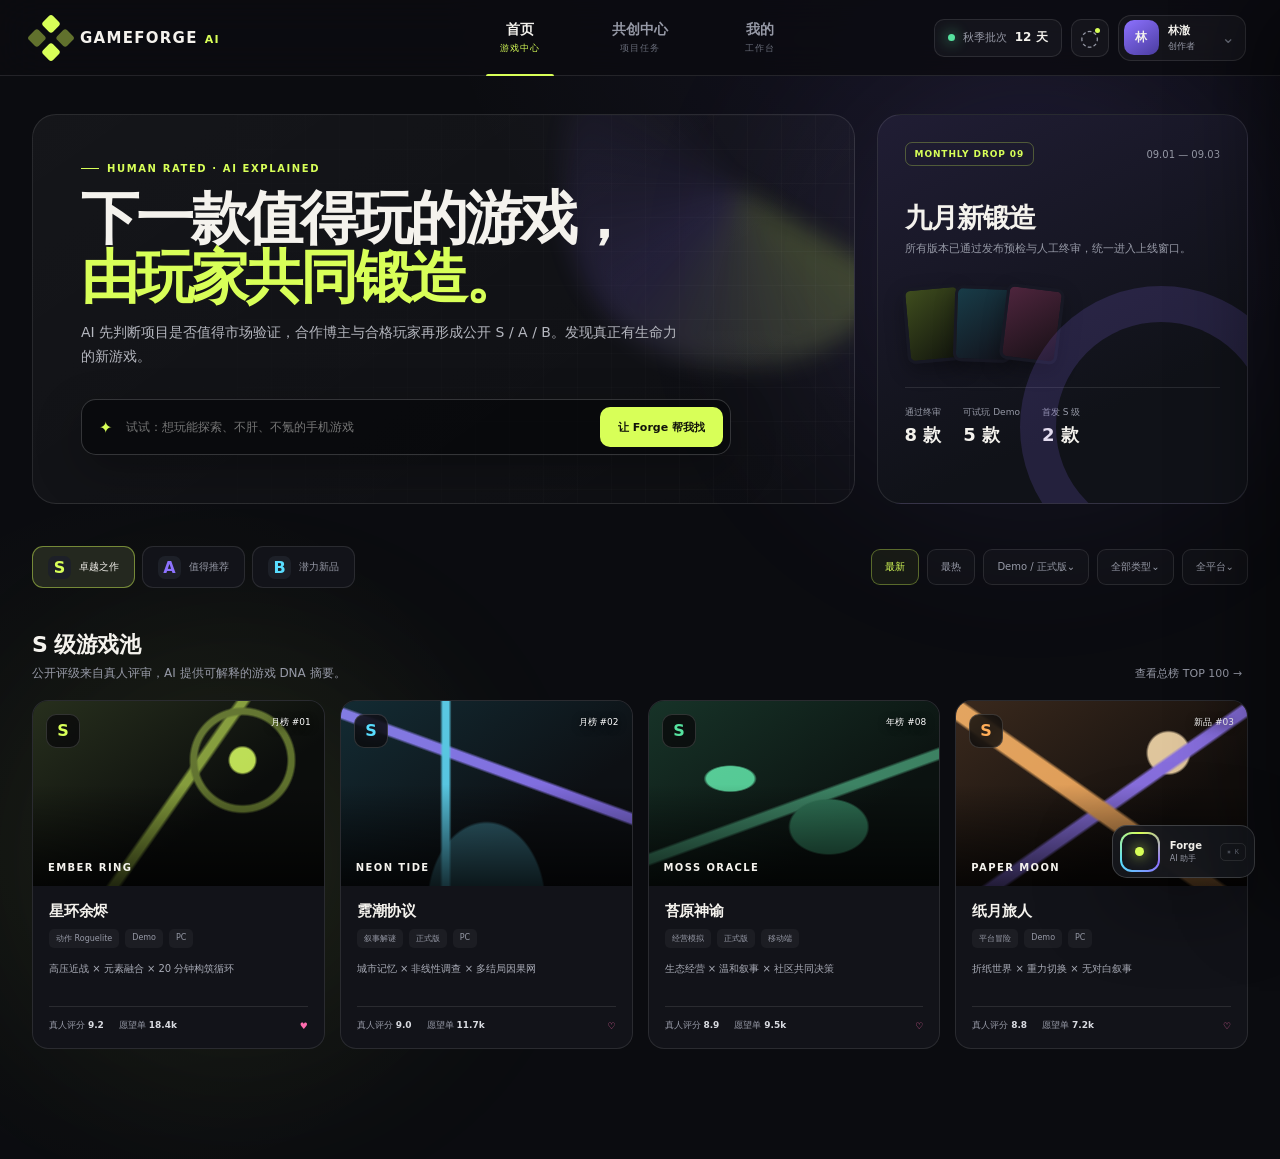
<file: index.html>
<!doctype html>
<html lang="zh-CN">
  <head>
    <meta charset="UTF-8" />
    <meta name="viewport" content="width=device-width, initial-scale=1.0" />
    <meta
      name="description"
      content="GameForge AI：AI时代的游戏项目筛选、共创与发行支持平台原型"
    />
    <title>GameForge AI · 平台原型</title>
    <link rel="icon" href="data:image/svg+xml,<svg xmlns=%22http://www.w3.org/2000/svg%22 viewBox=%220 0 64 64%22><rect width=%2264%22 height=%2264%22 rx=%2214%22 fill=%22%23121619%22/><path d=%22M14 14h16v16H14zm20 0h16v16H34zM14 34h16v16H14zm20 0h16v16H34z%22 fill=%22%23d8ff58%22/></svg>" />
    <link rel="stylesheet" href="./styles.css" />
  </head>
  <body>
    <div class="ambient ambient-a"></div>
    <div class="ambient ambient-b"></div>

    <header class="topbar">
      <button class="brand" data-action="navigate" data-view="home" aria-label="返回首页">
        <span class="brand-mark" aria-hidden="true">
          <i></i><i></i><i></i><i></i>
        </span>
        <span class="brand-copy">
          <strong>GAMEFORGE</strong>
          <small>AI</small>
        </span>
      </button>

      <nav class="main-nav" aria-label="主导航">
        <button class="nav-item active" data-action="navigate" data-view="home">
          <span>首页</span><small>游戏中心</small>
        </button>
        <button class="nav-item" data-action="navigate" data-view="cocreate">
          <span>共创中心</span><small>项目任务</small>
        </button>
        <button class="nav-item" data-action="navigate" data-view="mine">
          <span>我的</span><small>工作台</small>
        </button>
      </nav>

      <div class="top-actions">
        <button class="release-countdown" data-action="open-release-batch">
          <span class="status-dot"></span>
          <span>秋季批次</span>
          <strong>12 天</strong>
        </button>
        <button class="icon-button" data-action="toggle-notifications" aria-label="通知">
          <span class="bell-icon">◌</span><i class="notification-dot"></i>
        </button>
        <button class="profile-button" data-action="cycle-role">
          <span class="avatar">林</span>
          <span class="profile-copy"><strong>林澈</strong><small id="active-role">创作者</small></span>
          <span class="chevron">⌄</span>
        </button>
      </div>
    </header>

    <main id="app" tabindex="-1"></main>

    <button class="ai-fab" data-action="toggle-ai" aria-label="打开 Forge AI 助手">
      <span class="ai-orb"><i></i></span>
      <span><strong>Forge</strong><small>AI 助手</small></span>
      <kbd>⌘ K</kbd>
    </button>

    <aside class="ai-drawer" id="ai-drawer" aria-hidden="true">
      <div class="drawer-head">
        <div class="drawer-title">
          <span class="ai-orb small"><i></i></span>
          <span><strong>Forge</strong><small>理解你的项目与授权数据</small></span>
        </div>
        <button class="close-button" data-action="toggle-ai" aria-label="关闭">×</button>
      </div>
      <div class="ai-context" id="ai-context">
        <span>当前上下文</span><strong>游戏中心</strong><small>仅使用公开游戏数据</small>
      </div>
      <div class="chat-stream" id="chat-stream">
        <div class="chat-message assistant">
          <span class="chat-avatar">F</span>
          <div>
            <p>你好，林澈。我可以帮你找游戏、分析项目、匹配人才，或解释 Agent 报告。</p>
            <div class="prompt-suggestions">
              <button data-action="use-prompt">找不肝不氪的探索游戏</button>
              <button data-action="use-prompt">分析《星环余烬》的发布风险</button>
              <button data-action="use-prompt">匹配 Unity 战斗系统人才</button>
            </div>
          </div>
        </div>
      </div>
      <form class="chat-composer" id="chat-form">
        <button type="button" class="attach-button" aria-label="添加资料">＋</button>
        <textarea id="chat-input" rows="1" placeholder="用自然语言告诉 Forge 你想做什么…"></textarea>
        <button type="submit" class="send-button" aria-label="发送">↑</button>
      </form>
      <p class="ai-disclaimer">AI 生成内容会被标记。合同、资金与发布等关键动作仍需你明确确认。</p>
    </aside>

    <div class="drawer-backdrop" id="drawer-backdrop" data-action="toggle-ai"></div>
    <div class="modal-root" id="modal-root" aria-live="polite"></div>
    <div class="toast-root" id="toast-root" aria-live="polite"></div>

    <script src="./app.js"></script>
  </body>
</html>
</file>
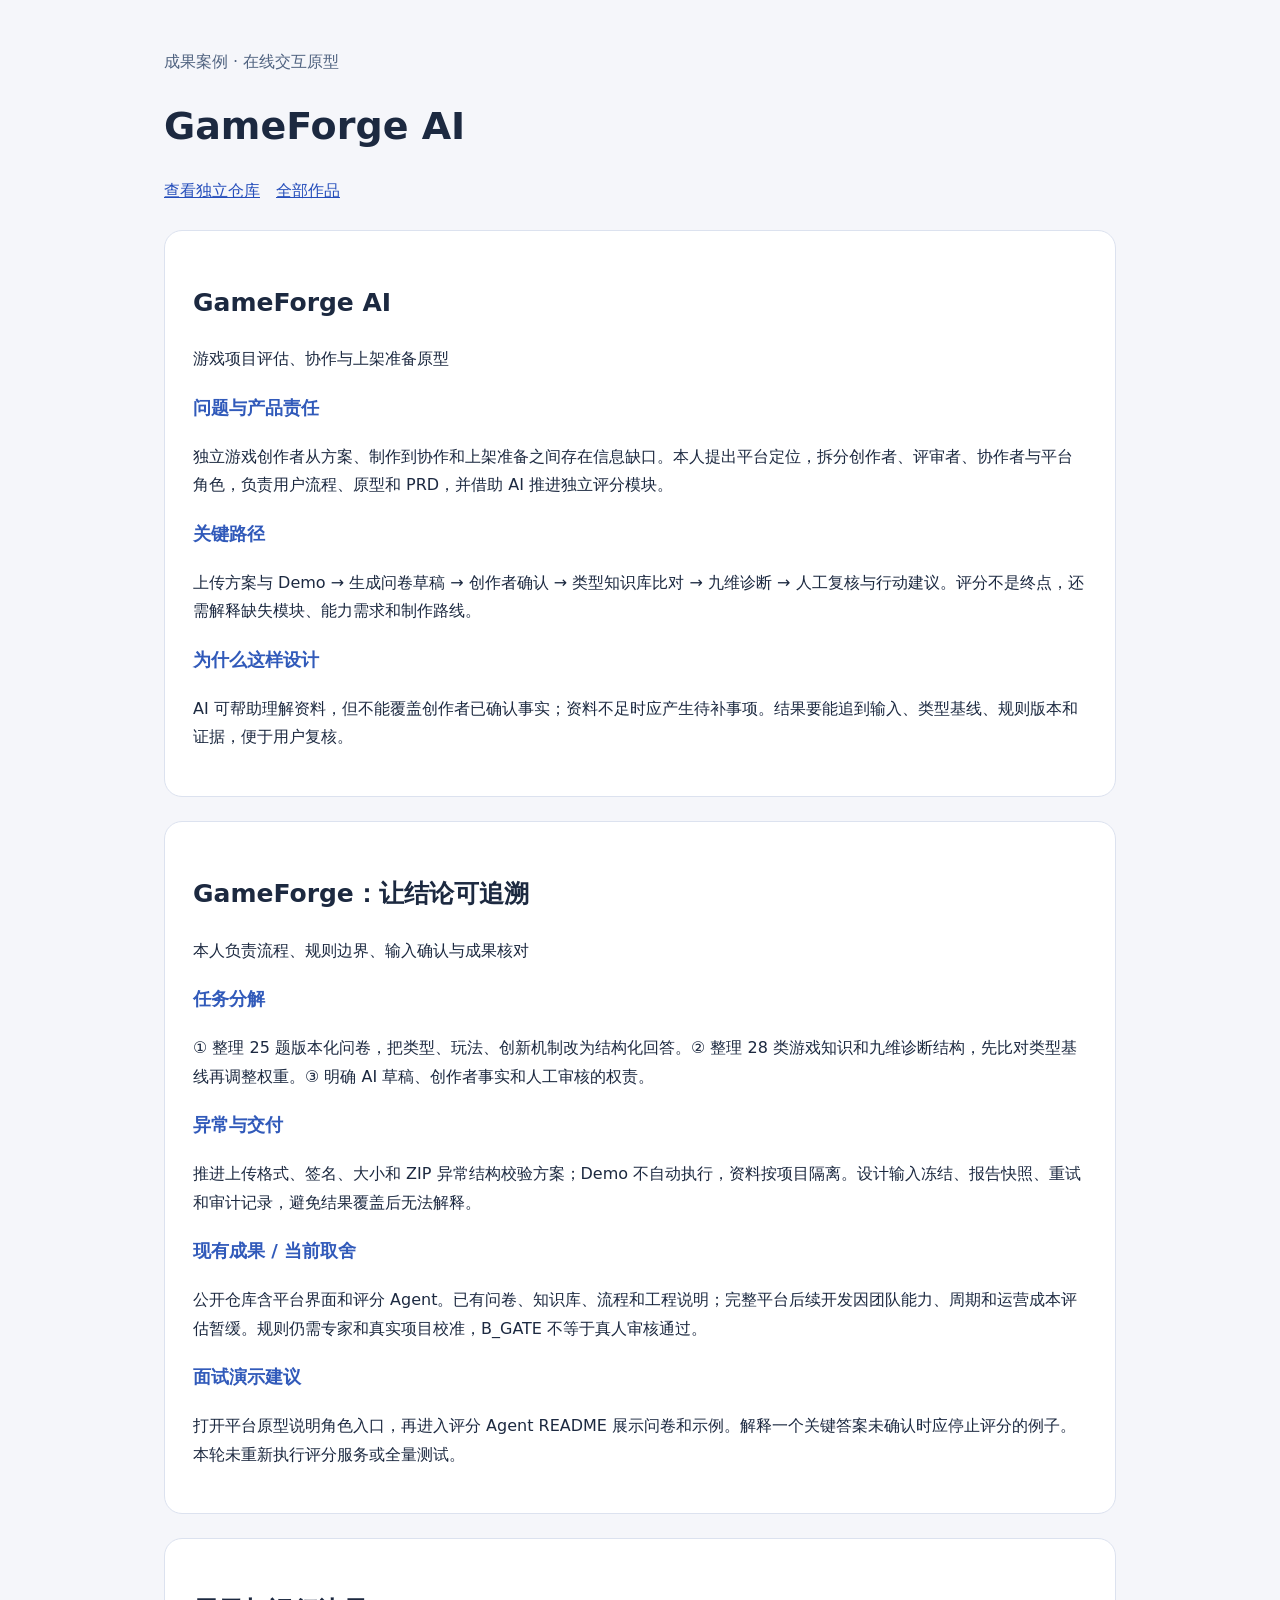
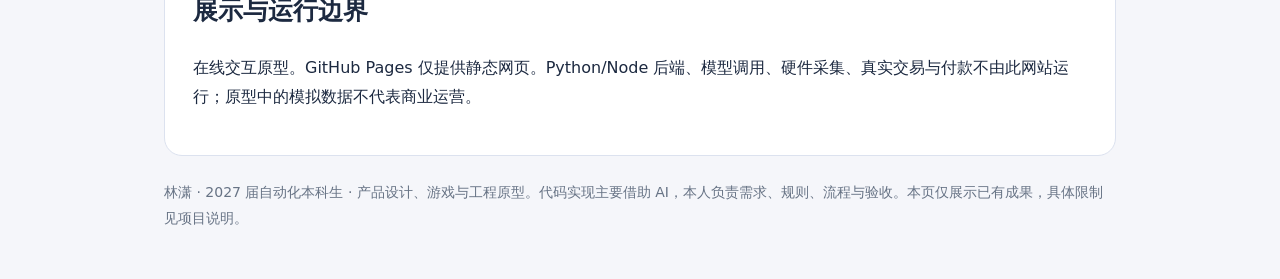
<file: showcase/index.html>
<!doctype html><html lang="zh-CN"><meta charset="utf-8"><meta name="viewport" content="width=device-width,initial-scale=1"><title>GameForge AI · 林潇作品集</title><style>*{box-sizing:border-box}body{margin:0;background:#f5f6fa;color:#1c2940;font:16px/1.8 system-ui,"Microsoft YaHei",sans-serif}main{max-width:1000px;margin:auto;padding:48px 24px}h1{font-size:38px;line-height:1.3}h2{font-size:25px}h3{font-size:18px;color:#315aba}article{background:white;padding:28px;margin:24px 0;border-radius:18px;border:1px solid #dce2ef}p{white-space:pre-line}a{color:#254ebb}nav{display:flex;gap:16px;flex-wrap:wrap}.badge{color:#506380}footer{font-size:14px;color:#677385}img{max-width:100%}</style><main><span class="badge">成果案例 · 在线交互原型</span><h1>GameForge AI</h1><nav><a href="https://github.com/lx1454641058-source/gameforge-ai-prototype">查看独立仓库</a><a href="https://lx1454641058-source.github.io/lin-xiao-portfolio/">全部作品</a></nav><article><h2>GameForge AI</h2><p>游戏项目评估、协作与上架准备原型</p><h3>问题与产品责任</h3><p>独立游戏创作者从方案、制作到协作和上架准备之间存在信息缺口。本人提出平台定位，拆分创作者、评审者、协作者与平台角色，负责用户流程、原型和 PRD，并借助 AI 推进独立评分模块。</p><h3>关键路径</h3><p>上传方案与 Demo → 生成问卷草稿 → 创作者确认 → 类型知识库比对 → 九维诊断 → 人工复核与行动建议。评分不是终点，还需解释缺失模块、能力需求和制作路线。</p><h3>为什么这样设计</h3><p>AI 可帮助理解资料，但不能覆盖创作者已确认事实；资料不足时应产生待补事项。结果要能追到输入、类型基线、规则版本和证据，便于用户复核。</p></article><article><h2>GameForge：让结论可追溯</h2><p>本人负责流程、规则边界、输入确认与成果核对</p><h3>任务分解</h3><p>① 整理 25 题版本化问卷，把类型、玩法、创新机制改为结构化回答。② 整理 28 类游戏知识和九维诊断结构，先比对类型基线再调整权重。③ 明确 AI 草稿、创作者事实和人工审核的权责。</p><h3>异常与交付</h3><p>推进上传格式、签名、大小和 ZIP 异常结构校验方案；Demo 不自动执行，资料按项目隔离。设计输入冻结、报告快照、重试和审计记录，避免结果覆盖后无法解释。</p><h3>现有成果 / 当前取舍</h3><p>公开仓库含平台界面和评分 Agent。已有问卷、知识库、流程和工程说明；完整平台后续开发因团队能力、周期和运营成本评估暂缓。规则仍需专家和真实项目校准，B_GATE 不等于真人审核通过。</p><h3>面试演示建议</h3><p>打开平台原型说明角色入口，再进入评分 Agent README 展示问卷和示例。解释一个关键答案未确认时应停止评分的例子。本轮未重新执行评分服务或全量测试。</p></article><article><h2>展示与运行边界</h2><p>在线交互原型。GitHub Pages 仅提供静态网页。Python/Node 后端、模型调用、硬件采集、真实交易与付款不由此网站运行；原型中的模拟数据不代表商业运营。</p></article><footer>林潇 · 2027 届自动化本科生 · 产品设计、游戏与工程原型。代码实现主要借助 AI，本人负责需求、规则、流程与验收。本页仅展示已有成果，具体限制见项目说明。</footer></main></html>
</file>
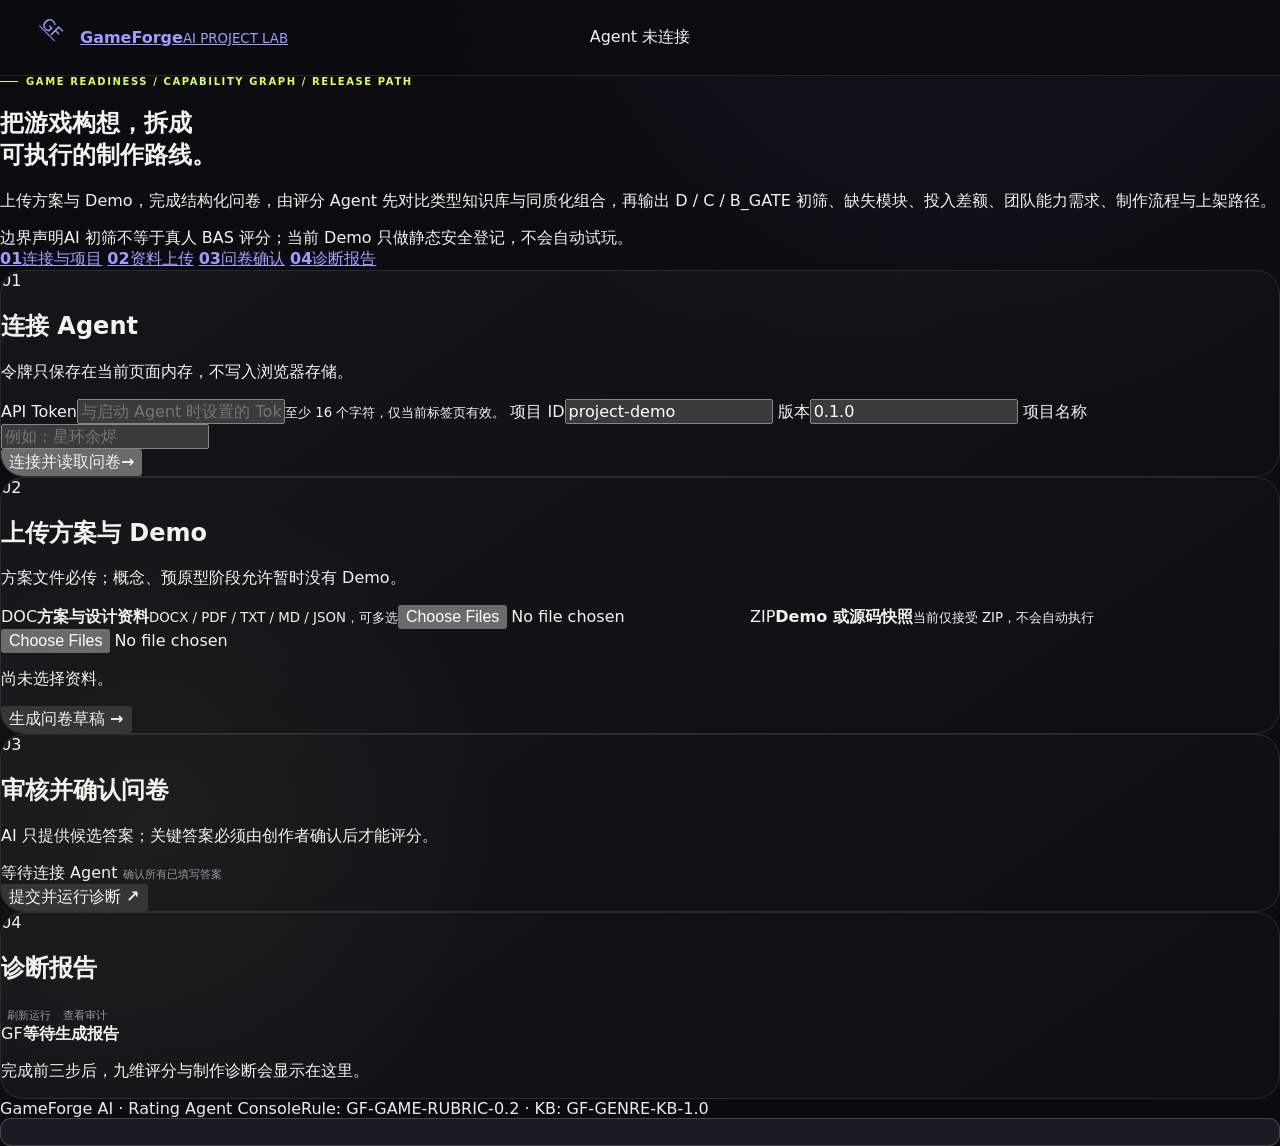
<file: game-rating-agent/game_rating_agent/frontend/index.html>
<!doctype html> <!-- SPDX-License-Identifier: MIT | 声明 HTML5 文档。 -->
<html lang="zh-CN"> <!-- SPDX-License-Identifier: MIT | 设置简体中文页面语言。 -->
<head> <!-- SPDX-License-Identifier: MIT | 开始页面元数据。 -->
    <meta charset="utf-8"> <!-- SPDX-License-Identifier: MIT | 使用 UTF-8 编码。 -->
    <meta name="viewport" content="width=device-width, initial-scale=1"> <!-- SPDX-License-Identifier: MIT | 支持移动端响应式布局。 -->
    <meta name="color-scheme" content="dark"> <!-- SPDX-License-Identifier: MIT | 声明界面使用深色配色。 -->
    <title>GameForge · 游戏项目诊断台</title> <!-- SPDX-License-Identifier: MIT | 设置浏览器标题。 -->
    <link rel="icon" href="data:image/svg+xml,%3Csvg xmlns='http://www.w3.org/2000/svg' viewBox='0 0 64 64'%3E%3Crect width='64' height='64' rx='14' fill='%23c7ff59'/%3E%3Ctext x='32' y='40' text-anchor='middle' font-size='23' font-family='Arial' font-weight='900' fill='%2308100f'%3EGF%3C/text%3E%3C/svg%3E"> <!-- SPDX-License-Identifier: MIT | 使用内嵌品牌图标避免额外网络请求。 -->
    <link rel="stylesheet" href="/styles.css"> <!-- SPDX-License-Identifier: MIT | 加载同源界面样式。 -->
</head> <!-- SPDX-License-Identifier: MIT | 结束页面元数据。 -->
<body> <!-- SPDX-License-Identifier: MIT | 开始页面主体。 -->
    <div class="ambient ambient-one" aria-hidden="true"></div> <!-- SPDX-License-Identifier: MIT | 添加纯装饰背景光晕。 -->
    <div class="ambient ambient-two" aria-hidden="true"></div> <!-- SPDX-License-Identifier: MIT | 添加第二层纯装饰背景。 -->
    <header class="topbar"> <!-- SPDX-License-Identifier: MIT | 创建全局品牌与连接状态栏。 -->
        <a class="brand" href="#top" aria-label="GameForge 首页"> <!-- SPDX-License-Identifier: MIT | 提供可访问的品牌首页链接。 -->
            <span class="brand-mark" aria-hidden="true">GF</span> <!-- SPDX-License-Identifier: MIT | 显示品牌缩写图形。 -->
            <span><strong>GameForge</strong><small>AI PROJECT LAB</small></span> <!-- SPDX-License-Identifier: MIT | 显示产品名称与定位。 -->
        </a> <!-- SPDX-License-Identifier: MIT | 结束品牌链接。 -->
        <div class="connection-pill" id="connectionPill"><span class="signal"></span><span id="connectionText">Agent 未连接</span></div> <!-- SPDX-License-Identifier: MIT | 显示实时连接状态。 -->
    </header> <!-- SPDX-License-Identifier: MIT | 结束全局状态栏。 -->
    <main id="top"> <!-- SPDX-License-Identifier: MIT | 创建页面主要内容。 -->
        <section class="hero"> <!-- SPDX-License-Identifier: MIT | 创建产品介绍区域。 -->
            <div class="eyebrow">GAME READINESS / CAPABILITY GRAPH / RELEASE PATH</div> <!-- SPDX-License-Identifier: MIT | 展示诊断范围标签。 -->
            <h1>把游戏构想，拆成<br><span>可执行的制作路线。</span></h1> <!-- SPDX-License-Identifier: MIT | 展示主要价值主张。 -->
            <p>上传方案与 Demo，完成结构化问卷，由评分 Agent 先对比类型知识库与同质化组合，再输出 D / C / B_GATE 初筛、缺失模块、投入差额、团队能力需求、制作流程与上架路径。</p> <!-- SPDX-License-Identifier: MIT | 解释知识库比对在评分前执行的完整业务流程。 -->
            <div class="boundary"><span>边界声明</span>AI 初筛不等于真人 BAS 评分；当前 Demo 只做静态安全登记，不会自动试玩。</div> <!-- SPDX-License-Identifier: MIT | 明示评分能力边界。 -->
        </section> <!-- SPDX-License-Identifier: MIT | 结束产品介绍区域。 -->
        <nav class="steps" aria-label="诊断流程"> <!-- SPDX-License-Identifier: MIT | 创建流程步骤导航。 -->
            <a href="#connect" class="step active"><b>01</b><span>连接与项目</span></a> <!-- SPDX-License-Identifier: MIT | 链接连接配置步骤。 -->
            <a href="#upload" class="step"><b>02</b><span>资料上传</span></a> <!-- SPDX-License-Identifier: MIT | 链接资料上传步骤。 -->
            <a href="#questionnaire" class="step"><b>03</b><span>问卷确认</span></a> <!-- SPDX-License-Identifier: MIT | 链接问卷确认步骤。 -->
            <a href="#report" class="step"><b>04</b><span>诊断报告</span></a> <!-- SPDX-License-Identifier: MIT | 链接诊断报告步骤。 -->
        </nav> <!-- SPDX-License-Identifier: MIT | 结束流程导航。 -->
        <section class="workspace"> <!-- SPDX-License-Identifier: MIT | 创建主要操作工作台。 -->
            <article class="panel" id="connect"> <!-- SPDX-License-Identifier: MIT | 创建连接和项目配置面板。 -->
                <div class="panel-head"><div><span class="section-index">01</span><h2>连接 Agent</h2></div><p>令牌只保存在当前页面内存，不写入浏览器存储。</p></div> <!-- SPDX-License-Identifier: MIT | 展示连接面板标题和安全提示。 -->
                <form id="connectionForm" class="form-grid" autocomplete="off"> <!-- SPDX-License-Identifier: MIT | 创建不保存凭据的连接表单。 -->
                    <label class="field field-wide"><span>API Token</span><input id="apiToken" type="password" minlength="16" required spellcheck="false" autocomplete="off" placeholder="与启动 Agent 时设置的 Token 一致"><small>至少 16 个字符，仅当前标签页有效。</small></label> <!-- SPDX-License-Identifier: MIT | 收集本地 Agent Bearer Token。 -->
                    <label class="field"><span>项目 ID</span><input id="projectId" required value="project-demo" spellcheck="false" autocomplete="off"></label> <!-- SPDX-License-Identifier: MIT | 收集稳定项目标识。 -->
                    <label class="field"><span>版本</span><input id="projectVersion" required value="0.1.0" spellcheck="false" autocomplete="off"></label> <!-- SPDX-License-Identifier: MIT | 收集冻结项目版本。 -->
                    <label class="field field-wide"><span>项目名称</span><input id="projectTitle" required placeholder="例如：星环余烬" autocomplete="off"></label> <!-- SPDX-License-Identifier: MIT | 收集项目展示名称。 -->
                    <div class="form-actions field-wide"><button class="button primary" type="submit"><span>连接并读取问卷</span><b aria-hidden="true">→</b></button></div> <!-- SPDX-License-Identifier: MIT | 提交连接与问卷加载请求。 -->
                </form> <!-- SPDX-License-Identifier: MIT | 结束连接表单。 -->
            </article> <!-- SPDX-License-Identifier: MIT | 结束连接配置面板。 -->
            <article class="panel locked" id="upload" aria-disabled="true"> <!-- SPDX-License-Identifier: MIT | 创建初始锁定的资料上传面板。 -->
                <div class="panel-head"><div><span class="section-index">02</span><h2>上传方案与 Demo</h2></div><p>方案文件必传；概念、预原型阶段允许暂时没有 Demo。</p></div> <!-- SPDX-License-Identifier: MIT | 展示上传规则。 -->
                <div class="upload-grid"> <!-- SPDX-License-Identifier: MIT | 创建两类上传区域。 -->
                    <label class="dropzone" for="designFiles"><span class="drop-icon" aria-hidden="true">DOC</span><strong>方案与设计资料</strong><small>DOCX / PDF / TXT / MD / JSON，可多选</small><input id="designFiles" type="file" multiple accept=".docx,.pdf,.txt,.md,.json"></label> <!-- SPDX-License-Identifier: MIT | 收集方案类文件。 -->
                    <label class="dropzone" for="demoFiles"><span class="drop-icon accent" aria-hidden="true">ZIP</span><strong>Demo 或源码快照</strong><small>当前仅接受 ZIP，不会自动执行</small><input id="demoFiles" type="file" multiple accept=".zip"></label> <!-- SPDX-License-Identifier: MIT | 收集 Demo ZIP 文件。 -->
                </div> <!-- SPDX-License-Identifier: MIT | 结束上传区域。 -->
                <div id="artifactList" class="artifact-list" aria-live="polite"><p class="empty-state">尚未选择资料。</p></div> <!-- SPDX-License-Identifier: MIT | 展示上传资料状态。 -->
                <div class="panel-actions"><button id="prefillButton" class="button secondary" type="button" disabled>生成问卷草稿 <b aria-hidden="true">→</b></button></div> <!-- SPDX-License-Identifier: MIT | 触发问卷代填。 -->
            </article> <!-- SPDX-License-Identifier: MIT | 结束资料上传面板。 -->
            <article class="panel locked" id="questionnaire" aria-disabled="true"> <!-- SPDX-License-Identifier: MIT | 创建初始锁定的动态问卷面板。 -->
                <div class="panel-head"><div><span class="section-index">03</span><h2>审核并确认问卷</h2></div><p>AI 只提供候选答案；关键答案必须由创作者确认后才能评分。</p></div> <!-- SPDX-License-Identifier: MIT | 展示问卷确认规则。 -->
                <div class="question-toolbar"><span id="questionProgress">等待连接 Agent</span><button id="confirmFilledButton" class="text-button" type="button" disabled>确认所有已填写答案</button></div> <!-- SPDX-License-Identifier: MIT | 展示问卷完成度和批量确认操作。 -->
                <form id="questionForm"><div id="questionList" class="question-list"></div></form> <!-- SPDX-License-Identifier: MIT | 承载按服务合同生成的问卷控件。 -->
                <div class="panel-actions"><button id="runButton" class="button primary" type="button" disabled>提交并运行诊断 <b aria-hidden="true">↗</b></button></div> <!-- SPDX-License-Identifier: MIT | 提交冻结问卷并执行评分。 -->
            </article> <!-- SPDX-License-Identifier: MIT | 结束问卷面板。 -->
            <article class="panel report-panel locked" id="report" aria-disabled="true"> <!-- SPDX-License-Identifier: MIT | 创建初始锁定的报告面板。 -->
                <div class="panel-head"><div><span class="section-index">04</span><h2>诊断报告</h2></div><div class="report-actions"><button id="refreshButton" class="text-button" type="button" disabled>刷新运行</button><button id="auditButton" class="text-button" type="button" disabled>查看审计</button></div></div> <!-- SPDX-License-Identifier: MIT | 展示报告标题和运行操作。 -->
                <div id="reportContent" class="report-content"><div class="report-placeholder"><span>GF</span><strong>等待生成报告</strong><p>完成前三步后，九维评分与制作诊断会显示在这里。</p></div></div> <!-- SPDX-License-Identifier: MIT | 提供报告初始占位状态。 -->
            </article> <!-- SPDX-License-Identifier: MIT | 结束报告面板。 -->
        </section> <!-- SPDX-License-Identifier: MIT | 结束主要操作工作台。 -->
    </main> <!-- SPDX-License-Identifier: MIT | 结束页面主要内容。 -->
    <footer><span>GameForge AI · Rating Agent Console</span><span>Rule: GF-GAME-RUBRIC-0.2 · KB: GF-GENRE-KB-1.0</span></footer> <!-- SPDX-License-Identifier: MIT | 展示前后端一致的规则与知识库版本。 -->
    <div id="toast" class="toast" role="status" aria-live="polite" aria-atomic="true"></div> <!-- SPDX-License-Identifier: MIT | 向辅助技术播报异步操作状态。 -->
    <dialog id="auditDialog"><div class="dialog-head"><div><span class="section-index">LOG</span><h2>运行审计</h2></div><button id="closeAuditButton" class="icon-button" type="button" aria-label="关闭审计窗口">×</button></div><div id="auditContent" class="audit-content"></div></dialog> <!-- SPDX-License-Identifier: MIT | 展示追加式运行审计记录。 -->
    <script src="/app.js" defer></script> <!-- SPDX-License-Identifier: MIT | 加载同源前端交互逻辑。 -->
</body> <!-- SPDX-License-Identifier: MIT | 结束页面主体。 -->
</html> <!-- SPDX-License-Identifier: MIT | 结束 HTML 文档。 -->
</file>
<file: styles.css>
:root {
  --bg: #0b0c10;
  --panel: #121319;
  --panel-2: #171920;
  --panel-3: #1d2028;
  --ink: #f4f2ed;
  --muted: #9699a6;
  --subtle: #676b78;
  --line: rgba(255, 255, 255, 0.1);
  --line-strong: rgba(255, 255, 255, 0.18);
  --acid: #d8ff58;
  --violet: #8d72ff;
  --cyan: #59ddff;
  --pink: #ff6cae;
  --orange: #ffad58;
  --green: #56e29f;
  --danger: #ff6b70;
  --radius-sm: 10px;
  --radius: 16px;
  --radius-lg: 24px;
  --shadow: 0 24px 80px rgba(0, 0, 0, 0.38);
  --sans: Inter, "PingFang SC", "Microsoft YaHei", system-ui, -apple-system, sans-serif;
}

* { box-sizing: border-box; }
html { color-scheme: dark; scroll-behavior: smooth; }
body {
  margin: 0;
  min-width: 320px;
  background:
    radial-gradient(circle at 75% -10%, rgba(141, 114, 255, 0.08), transparent 34%),
    radial-gradient(circle at 12% 72%, rgba(216, 255, 88, 0.045), transparent 25%),
    var(--bg);
  color: var(--ink);
  font-family: var(--sans);
  -webkit-font-smoothing: antialiased;
}
button, input, textarea { font: inherit; }
button { color: inherit; }
button:focus-visible, input:focus-visible, textarea:focus-visible {
  outline: 2px solid var(--acid);
  outline-offset: 2px;
}

.ambient {
  position: fixed;
  z-index: -1;
  width: 420px;
  height: 420px;
  border-radius: 50%;
  filter: blur(110px);
  opacity: .12;
  pointer-events: none;
}
.ambient-a { top: 7vh; right: 3vw; background: var(--violet); }
.ambient-b { bottom: -170px; left: 2vw; background: var(--acid); opacity: .06; }

.topbar {
  position: sticky;
  top: 0;
  z-index: 40;
  height: 76px;
  display: grid;
  grid-template-columns: minmax(220px, 1fr) auto minmax(320px, 1fr);
  align-items: center;
  gap: 20px;
  padding: 0 34px;
  border-bottom: 1px solid var(--line);
  background: rgba(11, 12, 16, .82);
  backdrop-filter: blur(22px) saturate(1.2);
}

.brand {
  display: inline-flex;
  align-items: center;
  gap: 12px;
  width: max-content;
  border: 0;
  background: none;
  cursor: pointer;
  padding: 0;
}
.brand-mark {
  position: relative;
  width: 34px;
  height: 34px;
  transform: rotate(45deg);
}
.brand-mark i {
  position: absolute;
  width: 14px;
  height: 14px;
  border-radius: 3px;
  background: var(--acid);
}
.brand-mark i:nth-child(1) { left: 0; top: 0; }
.brand-mark i:nth-child(2) { right: 0; top: 0; opacity: .42; }
.brand-mark i:nth-child(3) { left: 0; bottom: 0; opacity: .42; }
.brand-mark i:nth-child(4) { right: 0; bottom: 0; }
.brand-copy { display: flex; align-items: baseline; gap: 7px; letter-spacing: .08em; }
.brand-copy strong { font-size: 15px; }
.brand-copy small { color: var(--acid); font-size: 11px; font-weight: 800; }

.main-nav { display: flex; align-self: stretch; }
.nav-item {
  position: relative;
  min-width: 120px;
  padding: 0 22px;
  border: 0;
  background: none;
  color: var(--muted);
  cursor: pointer;
}
.nav-item span, .nav-item small { display: block; }
.nav-item span { font-size: 14px; font-weight: 700; }
.nav-item small { margin-top: 3px; color: var(--subtle); font-size: 9px; letter-spacing: .12em; text-transform: uppercase; }
.nav-item::after {
  content: "";
  position: absolute;
  left: 26px;
  right: 26px;
  bottom: -1px;
  height: 2px;
  border-radius: 4px 4px 0 0;
  background: var(--acid);
  transform: scaleX(0);
  transition: transform .2s ease;
}
.nav-item:hover, .nav-item.active { color: var(--ink); }
.nav-item.active small { color: var(--acid); }
.nav-item.active::after { transform: scaleX(1); }

.top-actions { justify-self: end; display: flex; align-items: center; gap: 9px; }
.release-countdown, .profile-button, .icon-button {
  border: 1px solid var(--line);
  background: rgba(255, 255, 255, .035);
  cursor: pointer;
}
.release-countdown {
  display: flex;
  align-items: center;
  gap: 8px;
  height: 38px;
  padding: 0 13px;
  border-radius: 10px;
  color: var(--muted);
  font-size: 11px;
}
.release-countdown strong { color: var(--ink); font-size: 12px; }
.status-dot { width: 7px; height: 7px; border-radius: 50%; background: var(--green); box-shadow: 0 0 14px var(--green); }
.icon-button { position: relative; width: 38px; height: 38px; border-radius: 10px; color: var(--muted); }
.notification-dot { position: absolute; top: 8px; right: 8px; width: 5px; height: 5px; background: var(--acid); border-radius: 50%; }
.bell-icon { font-size: 22px; line-height: 1; }
.profile-button { display: flex; align-items: center; gap: 9px; height: 46px; padding: 4px 10px 4px 5px; border-radius: 13px; }
.avatar { display: grid; place-items: center; width: 35px; height: 35px; border-radius: 10px; background: linear-gradient(145deg, var(--violet), #4a3ca0); font-size: 12px; font-weight: 800; }
.profile-copy { text-align: left; min-width: 45px; }
.profile-copy strong, .profile-copy small { display: block; }
.profile-copy strong { font-size: 11px; }
.profile-copy small { margin-top: 2px; color: var(--muted); font-size: 9px; }
.chevron { color: var(--subtle); }

main { min-height: calc(100vh - 76px); }
.page-shell { width: min(1440px, calc(100% - 64px)); margin: 0 auto; padding: 38px 0 110px; }
.page-enter { animation: pageEnter .42s ease both; }
@keyframes pageEnter { from { opacity: 0; transform: translateY(8px); } to { opacity: 1; transform: translateY(0); } }

.eyebrow { display: flex; align-items: center; gap: 8px; color: var(--acid); font-size: 10px; font-weight: 800; letter-spacing: .16em; text-transform: uppercase; }
.eyebrow::before { content: ""; width: 18px; height: 1px; background: currentColor; }
.page-title { margin: 10px 0 0; font-size: clamp(30px, 4vw, 56px); line-height: 1.06; letter-spacing: -.045em; }
.page-title em { color: var(--acid); font-style: normal; }
.section-heading { display: flex; align-items: end; justify-content: space-between; gap: 20px; margin: 42px 0 18px; }
.section-heading h2 { margin: 0; font-size: 22px; letter-spacing: -.025em; }
.section-heading p { margin: 5px 0 0; color: var(--muted); font-size: 12px; }
.text-button { border: 0; background: none; color: var(--muted); cursor: pointer; font-size: 11px; }
.text-button:hover { color: var(--acid); }

.home-hero {
  display: grid;
  grid-template-columns: minmax(0, 1.55fr) minmax(330px, .7fr);
  gap: 22px;
}
.hero-main, .drop-card, .panel {
  position: relative;
  overflow: hidden;
  border: 1px solid var(--line);
  background: linear-gradient(145deg, rgba(255,255,255,.045), rgba(255,255,255,.015));
  border-radius: var(--radius-lg);
}
.hero-main { min-height: 330px; padding: 48px; }
.hero-main::before {
  content: "";
  position: absolute;
  width: 350px;
  height: 350px;
  right: -60px;
  top: -100px;
  border-radius: 42% 58% 50% 50%;
  background: conic-gradient(from 120deg, rgba(216,255,88,.5), rgba(141,114,255,.35), transparent 60%);
  filter: blur(12px);
  opacity: .42;
  animation: drift 12s ease-in-out infinite alternate;
}
.hero-main::after {
  content: "";
  position: absolute;
  inset: 0;
  background-image: linear-gradient(rgba(255,255,255,.025) 1px, transparent 1px), linear-gradient(90deg, rgba(255,255,255,.025) 1px, transparent 1px);
  background-size: 34px 34px;
  mask-image: linear-gradient(90deg, transparent, black);
  pointer-events: none;
}
@keyframes drift { to { transform: translate(-30px, 40px) rotate(40deg); } }
.hero-main > * { position: relative; z-index: 1; }
.hero-main h1 { max-width: 760px; margin: 16px 0 14px; font-size: clamp(34px, 4.5vw, 62px); line-height: 1.02; letter-spacing: -.055em; }
.hero-main h1 span { color: var(--acid); }
.hero-main > p { max-width: 600px; margin: 0; color: #b5b7bf; font-size: 14px; line-height: 1.7; }
.ai-search { display: flex; align-items: center; gap: 12px; max-width: 650px; margin-top: 30px; padding: 7px 7px 7px 17px; border: 1px solid var(--line-strong); border-radius: 15px; background: rgba(7,8,10,.7); box-shadow: 0 16px 45px rgba(0,0,0,.28); }
.ai-search .spark { color: var(--acid); }
.ai-search input { flex: 1; min-width: 0; border: 0; outline: 0; background: none; color: var(--ink); font-size: 12px; }
.ai-search button { height: 40px; padding: 0 18px; border: 0; border-radius: 10px; background: var(--acid); color: #11130a; font-size: 11px; font-weight: 800; cursor: pointer; }

.drop-card { padding: 27px; min-height: 330px; background: linear-gradient(155deg, #201d34, #101218 72%); }
.drop-card::after { content: ""; position: absolute; right: -55px; bottom: -65px; width: 210px; height: 210px; border: 36px solid rgba(141,114,255,.16); border-radius: 50%; }
.drop-top { display: flex; align-items: center; justify-content: space-between; }
.batch-badge { padding: 6px 9px; border: 1px solid rgba(216,255,88,.28); border-radius: 7px; color: var(--acid); font-size: 9px; font-weight: 800; letter-spacing: .1em; }
.drop-date { color: var(--muted); font-size: 10px; }
.drop-card h2 { margin: 34px 0 4px; font-size: 27px; letter-spacing: -.03em; }
.drop-card > p { margin: 0; color: var(--muted); font-size: 11px; line-height: 1.65; }
.batch-games { display: flex; margin-top: 28px; }
.mini-cover { width: 58px; height: 76px; margin-right: -9px; border: 3px solid #171824; border-radius: 8px; background: var(--cover); transform: rotate(var(--tilt)); box-shadow: 0 8px 20px rgba(0,0,0,.3); }
.batch-stats { display: flex; gap: 22px; margin-top: 25px; padding-top: 18px; border-top: 1px solid var(--line); }
.batch-stats span { color: var(--muted); font-size: 9px; }
.batch-stats strong { display: block; margin-top: 4px; color: var(--ink); font-size: 18px; }

.rank-toolbar { display: flex; align-items: center; justify-content: space-between; gap: 18px; margin-top: 42px; }
.grade-tabs { display: flex; gap: 7px; }
.grade-tab { display: flex; align-items: center; gap: 8px; min-width: 96px; height: 42px; padding: 0 15px; border: 1px solid var(--line); border-radius: 11px; background: var(--panel); color: var(--muted); cursor: pointer; }
.grade-tab strong { display: grid; place-items: center; width: 23px; height: 23px; border-radius: 7px; background: var(--panel-3); color: var(--grade-color, var(--ink)); }
.grade-tab span { font-size: 10px; }
.grade-tab.active { border-color: color-mix(in srgb, var(--grade-color, var(--acid)) 45%, transparent); background: color-mix(in srgb, var(--grade-color, var(--acid)) 9%, var(--panel)); color: var(--ink); }
.toolbar-actions { display: flex; align-items: center; gap: 8px; }
.chip, .select-chip { height: 36px; padding: 0 13px; border: 1px solid var(--line); border-radius: 9px; background: rgba(255,255,255,.025); color: var(--muted); font-size: 10px; cursor: pointer; }
.chip.active, .chip:hover { border-color: rgba(216,255,88,.35); color: var(--acid); background: rgba(216,255,88,.06); }

.game-grid { display: grid; grid-template-columns: repeat(4, minmax(0, 1fr)); gap: 15px; margin-top: 17px; }
.game-card { overflow: hidden; border: 1px solid var(--line); border-radius: var(--radius); background: var(--panel); cursor: pointer; transition: transform .22s ease, border-color .22s ease, box-shadow .22s ease; }
.game-card:hover { transform: translateY(-4px); border-color: var(--line-strong); box-shadow: 0 18px 38px rgba(0,0,0,.28); }
.game-cover { position: relative; height: 185px; overflow: hidden; background: var(--cover); }
.game-cover::before { content: ""; position: absolute; inset: 0; background: var(--art); mix-blend-mode: screen; opacity: .86; }
.game-cover::after { content: ""; position: absolute; inset: 0; background: linear-gradient(transparent 45%, rgba(0,0,0,.75)); }
.game-cover .grade { position: absolute; z-index: 2; top: 13px; left: 13px; display: grid; place-items: center; width: 34px; height: 34px; border-radius: 10px; background: rgba(10,10,12,.82); border: 1px solid rgba(255,255,255,.15); color: var(--grade-color); font-size: 16px; font-weight: 900; backdrop-filter: blur(10px); }
.game-cover .rank { position: absolute; z-index: 2; right: 13px; top: 15px; color: white; font-size: 9px; text-shadow: 0 2px 8px black; }
.game-cover .cover-title { position: absolute; z-index: 2; left: 15px; bottom: 13px; font-size: 10px; font-weight: 900; letter-spacing: .14em; text-transform: uppercase; }
.game-body { padding: 16px; }
.game-body h3 { margin: 0; font-size: 15px; letter-spacing: -.015em; }
.meta-line { display: flex; flex-wrap: wrap; gap: 6px; margin-top: 8px; }
.meta-line span { padding: 4px 7px; border-radius: 5px; background: rgba(255,255,255,.045); color: var(--muted); font-size: 8px; }
.game-dna { margin: 13px 0; color: #a8abb6; font-size: 10px; line-height: 1.65; min-height: 32px; }
.card-stats { display: flex; align-items: center; gap: 15px; padding-top: 12px; border-top: 1px solid var(--line); color: var(--muted); font-size: 9px; }
.card-stats strong { color: #d9dbe1; font-weight: 600; }
.card-stats .wish { margin-left: auto; color: var(--pink); }

.cocreate-hero { display: grid; grid-template-columns: 1.15fr .85fr; gap: 22px; align-items: stretch; }
.cocreate-intro { padding: 22px 0; }
.cocreate-intro p { max-width: 650px; color: var(--muted); font-size: 13px; line-height: 1.75; }
.primary-button, .secondary-button, .ghost-button { border-radius: 11px; cursor: pointer; font-size: 11px; font-weight: 750; }
.primary-button { min-height: 42px; padding: 0 17px; border: 0; background: var(--acid); color: #12140b; }
.primary-button:disabled, .ghost-button:disabled { cursor: not-allowed; opacity: .52; } /* SPDX-License-Identifier: MIT | 未达真人评分门槛的按钮显示为不可操作。 */
.secondary-button { min-height: 42px; padding: 0 17px; border: 1px solid rgba(141,114,255,.38); background: rgba(141,114,255,.1); color: #c9bfff; }
.ghost-button { min-height: 38px; padding: 0 14px; border: 1px solid var(--line); background: rgba(255,255,255,.025); color: var(--muted); }
.button-row { display: flex; gap: 9px; margin-top: 24px; }

.match-panel { padding: 25px; background: linear-gradient(145deg, rgba(216,255,88,.08), rgba(141,114,255,.08)); }
.match-panel-head { display: flex; align-items: center; justify-content: space-between; }
.match-panel h3 { margin: 0; font-size: 16px; }
.match-panel p { color: var(--muted); font-size: 10px; line-height: 1.6; }
.match-input { margin-top: 15px; padding: 15px; border: 1px solid var(--line); border-radius: 12px; background: rgba(7,8,10,.55); color: #d9dbe1; font-size: 11px; line-height: 1.6; }
.match-result { display: grid; grid-template-columns: 1fr auto; gap: 15px; align-items: center; margin-top: 14px; padding: 12px 14px; border-radius: 11px; background: rgba(255,255,255,.04); }
.match-result strong { display: block; font-size: 10px; }
.match-result small { color: var(--muted); font-size: 8px; }
.match-score { color: var(--acid); font-size: 18px; font-weight: 900; }

.filter-bar { display: flex; flex-wrap: wrap; gap: 8px; margin: 32px 0 16px; }
.project-grid { display: grid; grid-template-columns: repeat(3, minmax(0, 1fr)); gap: 15px; }
.project-card { padding: 20px; border: 1px solid var(--line); border-radius: var(--radius); background: var(--panel); cursor: pointer; transition: .2s ease; }
.project-card:hover { transform: translateY(-3px); border-color: var(--line-strong); }
.project-top { display: flex; align-items: start; justify-content: space-between; gap: 12px; }
.project-icon { display: grid; place-items: center; width: 42px; height: 42px; border-radius: 12px; background: var(--project-color); color: #0d0e11; font-weight: 900; }
.project-stage { padding: 5px 8px; border: 1px solid var(--line); border-radius: 6px; color: var(--muted); font-size: 8px; }
.project-card h3 { margin: 15px 0 5px; font-size: 16px; }
.project-card > p { min-height: 37px; margin: 0; color: var(--muted); font-size: 10px; line-height: 1.65; }
.project-tags { display: flex; flex-wrap: wrap; gap: 5px; margin: 14px 0; }
.project-tags span { padding: 4px 7px; border-radius: 5px; background: rgba(255,255,255,.045); color: #adb0bb; font-size: 8px; }
.progress-line { display: flex; align-items: center; gap: 10px; }
.progress-track { flex: 1; height: 4px; overflow: hidden; border-radius: 4px; background: rgba(255,255,255,.08); }
.progress-track i { display: block; height: 100%; border-radius: inherit; background: var(--project-color); }
.progress-line span { color: var(--muted); font-size: 8px; }
.project-needs { display: grid; grid-template-columns: 1fr 1fr; gap: 8px; margin-top: 15px; }
.need-cell { padding: 10px; border: 1px solid var(--line); border-radius: 9px; }
.need-cell small { display: block; color: var(--subtle); font-size: 8px; }
.need-cell strong { display: block; margin-top: 4px; font-size: 10px; }
.project-foot { display: flex; align-items: center; justify-content: space-between; margin-top: 16px; padding-top: 13px; border-top: 1px solid var(--line); }
.review-gate-mini { display: flex; align-items: center; justify-content: space-between; gap: 8px; margin-top: 12px; padding: 9px 10px; border: 1px solid var(--line); border-radius: 8px; font-size: 8px; } /* SPDX-License-Identifier: MIT | 项目卡片展示真人评分门槛摘要。 */
.review-gate-mini span { color: var(--muted); } /* SPDX-License-Identifier: MIT | 门槛摘要标签使用次级文字颜色。 */
.review-gate-mini.ready { border-color: rgba(86,226,159,.28); background: rgba(86,226,159,.06); } /* SPDX-License-Identifier: MIT | 可申请状态使用绿色提示。 */
.review-gate-mini.ready strong { color: var(--green); } /* SPDX-License-Identifier: MIT | 可申请状态的结论使用绿色。 */
.review-gate-mini.locked strong { color: var(--orange); } /* SPDX-License-Identifier: MIT | 未达标状态的结论使用橙色。 */
.team-stack { display: flex; }
.team-stack span { display: grid; place-items: center; width: 25px; height: 25px; margin-right: -5px; border: 2px solid var(--panel); border-radius: 8px; background: var(--panel-3); color: var(--muted); font-size: 7px; }
.fit-label { color: var(--acid); font-size: 9px; font-weight: 700; }

.mine-head { display: flex; align-items: end; justify-content: space-between; gap: 20px; }
.identity-row { display: flex; flex-wrap: wrap; gap: 7px; margin-top: 18px; }
.identity-pill { padding: 7px 10px; border: 1px solid var(--line); border-radius: 8px; color: var(--muted); font-size: 9px; }
.identity-pill.verified { border-color: rgba(86,226,159,.25); color: var(--green); }
.mine-stats { display: grid; grid-template-columns: repeat(4, 1fr); gap: 12px; margin-top: 32px; }
.stat-card { padding: 19px; border: 1px solid var(--line); border-radius: 14px; background: var(--panel); }
.stat-card small { color: var(--muted); font-size: 9px; }
.stat-card strong { display: block; margin-top: 8px; font-size: 25px; letter-spacing: -.04em; }
.stat-card span { display: block; margin-top: 5px; color: var(--green); font-size: 8px; }
.workspace-grid { display: grid; grid-template-columns: 1.35fr .65fr; gap: 16px; margin-top: 16px; }
.workspace-panel { padding: 22px; border: 1px solid var(--line); border-radius: var(--radius); background: var(--panel); }
.panel-title { display: flex; align-items: center; justify-content: space-between; margin-bottom: 17px; }
.panel-title h2 { margin: 0; font-size: 15px; }
.agent-list { display: grid; gap: 10px; }
.agent-row { display: grid; grid-template-columns: 42px 1fr auto; align-items: center; gap: 13px; padding: 13px; border: 1px solid var(--line); border-radius: 12px; background: rgba(255,255,255,.018); }
.agent-symbol { display: grid; place-items: center; width: 42px; height: 42px; border-radius: 11px; background: var(--agent-bg); color: var(--agent-color); font-weight: 900; }
.agent-copy strong, .agent-copy small { display: block; }
.agent-copy strong { font-size: 11px; }
.agent-copy small { margin-top: 4px; color: var(--muted); font-size: 8px; }
.agent-state { min-width: 92px; text-align: right; }
.agent-state strong { display: block; color: var(--agent-color); font-size: 9px; }
.agent-state small { color: var(--muted); font-size: 8px; }
.agent-row button { margin-top: 6px; padding: 0; border: 0; background: none; color: var(--acid); font-size: 8px; cursor: pointer; }
.timeline { display: grid; gap: 4px; }
.timeline-item { position: relative; display: grid; grid-template-columns: 12px 1fr auto; gap: 10px; padding: 10px 0; }
.timeline-item:not(:last-child)::after { content: ""; position: absolute; left: 5px; top: 24px; bottom: -5px; width: 1px; background: var(--line); }
.timeline-dot { width: 11px; height: 11px; margin-top: 2px; border: 3px solid var(--panel); border-radius: 50%; background: var(--timeline-color, var(--subtle)); box-shadow: 0 0 0 1px var(--line-strong); }
.timeline-item strong { display: block; font-size: 9px; }
.timeline-item p { margin: 4px 0 0; color: var(--muted); font-size: 8px; line-height: 1.45; }
.timeline-item time { color: var(--subtle); font-size: 8px; }

.asset-tabs { display: flex; gap: 6px; margin-top: 35px; padding-bottom: 12px; border-bottom: 1px solid var(--line); }
.asset-tab { padding: 8px 12px; border: 0; border-radius: 8px; background: none; color: var(--muted); font-size: 10px; cursor: pointer; }
.asset-tab.active { background: rgba(216,255,88,.08); color: var(--acid); }
.asset-table { width: 100%; border-collapse: collapse; margin-top: 5px; }
.asset-table th, .asset-table td { padding: 14px 12px; border-bottom: 1px solid var(--line); text-align: left; font-size: 9px; }
.asset-table th { color: var(--subtle); font-weight: 500; }
.asset-table td { color: #c2c4cc; }
.status-label { display: inline-flex; align-items: center; gap: 5px; padding: 5px 7px; border-radius: 6px; background: rgba(86,226,159,.08); color: var(--green); }
.human-review-center { margin: 18px 0 8px; padding: 20px; border: 1px solid rgba(216,255,88,.18); border-radius: var(--radius); background: linear-gradient(145deg, rgba(216,255,88,.055), rgba(141,114,255,.035)); } /* SPDX-License-Identifier: MIT | “我的”页面集中展示真人评分申请入口。 */
.human-review-center .panel-title { align-items: flex-start; } /* SPDX-License-Identifier: MIT | 让入口说明与标题从顶部对齐。 */
.human-review-center .panel-title p { margin: 5px 0 0; color: var(--muted); font-size: 9px; line-height: 1.55; } /* SPDX-License-Identifier: MIT | 清楚说明完成度和 B_GATE 双门槛。 */
.review-project-list { display: grid; gap: 8px; } /* SPDX-License-Identifier: MIT | 为多个创作项目提供稳定的纵向间距。 */
.review-project-row { display: grid; grid-template-columns: minmax(180px,1fr) minmax(260px,1.15fr) auto; align-items: center; gap: 15px; padding: 12px; border: 1px solid var(--line); border-radius: 11px; background: rgba(8,9,12,.42); } /* SPDX-License-Identifier: MIT | 单行呈现项目、门槛证据和申请动作。 */
.review-project-name { display: flex; align-items: center; gap: 10px; } /* SPDX-License-Identifier: MIT | 对齐项目图标和名称信息。 */
.review-project-name .project-icon { width: 36px; height: 36px; font-size: 10px; } /* SPDX-License-Identifier: MIT | 在申请列表中使用紧凑项目图标。 */
.review-project-name strong, .review-project-name small { display: block; } /* SPDX-License-Identifier: MIT | 项目名称与阶段分两行展示。 */
.review-project-name strong { font-size: 10px; } /* SPDX-License-Identifier: MIT | 设置项目名称字号。 */
.review-project-name small { margin-top: 3px; color: var(--muted); font-size: 8px; } /* SPDX-License-Identifier: MIT | 设置项目阶段次级样式。 */
.review-checks { display: flex; flex-wrap: wrap; gap: 7px; } /* SPDX-License-Identifier: MIT | 门槛证据支持响应式换行。 */
.review-checks span { padding: 6px 8px; border: 1px solid var(--line); border-radius: 7px; font-size: 8px; } /* SPDX-License-Identifier: MIT | 每项门槛使用独立状态标签。 */
.review-checks .pass { border-color: rgba(86,226,159,.25); background: rgba(86,226,159,.06); color: var(--green); } /* SPDX-License-Identifier: MIT | 已通过门槛使用绿色。 */
.review-checks .fail { border-color: rgba(255,173,88,.24); background: rgba(255,173,88,.055); color: var(--orange); } /* SPDX-License-Identifier: MIT | 未通过门槛使用橙色。 */
.locked-button { min-width: 120px; } /* SPDX-License-Identifier: MIT | 锁定按钮保持稳定宽度。 */

.ai-fab { position: fixed; z-index: 34; right: 25px; bottom: 22px; display: flex; align-items: center; gap: 10px; height: 53px; padding: 6px 8px 6px 7px; border: 1px solid var(--line-strong); border-radius: 15px; background: rgba(22,24,30,.92); box-shadow: var(--shadow); cursor: pointer; backdrop-filter: blur(16px); }
.ai-fab > span:nth-child(2) { text-align: left; }
.ai-fab strong, .ai-fab small { display: block; }
.ai-fab strong { font-size: 10px; }
.ai-fab small { margin-top: 2px; color: var(--muted); font-size: 8px; }
.ai-fab kbd { margin-left: 7px; padding: 4px 6px; border: 1px solid var(--line); border-radius: 5px; color: var(--subtle); font-size: 7px; }
.ai-orb { position: relative; display: grid; place-items: center; width: 40px; height: 40px; border-radius: 12px; background: conic-gradient(from 0deg, var(--acid), var(--violet), var(--cyan), var(--acid)); }
.ai-orb::before { content: ""; position: absolute; inset: 2px; border-radius: 10px; background: #15171d; }
.ai-orb i { position: relative; width: 9px; height: 9px; border-radius: 50%; background: var(--acid); box-shadow: 0 0 14px var(--acid); }
.ai-orb.small { width: 36px; height: 36px; border-radius: 11px; }

.ai-drawer { position: fixed; z-index: 70; top: 0; right: 0; width: min(430px, 100vw); height: 100vh; display: flex; flex-direction: column; border-left: 1px solid var(--line); background: #101116; box-shadow: -30px 0 80px rgba(0,0,0,.45); transform: translateX(102%); transition: transform .28s ease; }
.ai-drawer.open { transform: translateX(0); }
.drawer-backdrop { position: fixed; z-index: 60; inset: 0; background: rgba(0,0,0,.52); opacity: 0; pointer-events: none; transition: opacity .28s ease; }
.drawer-backdrop.open { opacity: 1; pointer-events: auto; }
.drawer-head { display: flex; align-items: center; justify-content: space-between; padding: 20px; border-bottom: 1px solid var(--line); }
.drawer-title { display: flex; align-items: center; gap: 10px; }
.drawer-title strong, .drawer-title small { display: block; }
.drawer-title strong { font-size: 12px; }
.drawer-title small { margin-top: 3px; color: var(--muted); font-size: 8px; }
.close-button { width: 34px; height: 34px; border: 1px solid var(--line); border-radius: 9px; background: none; color: var(--muted); cursor: pointer; font-size: 18px; }
.ai-context { margin: 13px 18px 0; padding: 11px 13px; border: 1px solid rgba(141,114,255,.2); border-radius: 9px; background: rgba(141,114,255,.055); }
.ai-context span, .ai-context small { color: var(--muted); font-size: 8px; }
.ai-context strong { margin: 0 7px; color: #c9bfff; font-size: 9px; }
.chat-stream { flex: 1; overflow-y: auto; padding: 24px 18px; }
.chat-message { display: grid; grid-template-columns: 27px 1fr; gap: 10px; margin-bottom: 18px; }
.chat-message.user { grid-template-columns: 1fr; }
.chat-message.user > div { justify-self: end; max-width: 84%; background: var(--panel-3); }
.chat-avatar { display: grid; place-items: center; width: 27px; height: 27px; border-radius: 8px; background: var(--acid); color: #101208; font-size: 9px; font-weight: 900; }
.chat-message > div { padding: 11px 13px; border-radius: 4px 13px 13px 13px; background: rgba(255,255,255,.045); }
.chat-message p { margin: 0; color: #c8cad2; font-size: 10px; line-height: 1.7; }
.prompt-suggestions { display: grid; gap: 6px; margin-top: 11px; }
.prompt-suggestions button { padding: 8px 9px; border: 1px solid var(--line); border-radius: 8px; background: rgba(0,0,0,.12); color: var(--muted); text-align: left; font-size: 8px; cursor: pointer; }
.prompt-suggestions button:hover { border-color: rgba(216,255,88,.25); color: var(--acid); }
.chat-composer { display: flex; align-items: flex-end; gap: 8px; margin: 0 16px 8px; padding: 8px; border: 1px solid var(--line-strong); border-radius: 13px; background: var(--panel); }
.chat-composer textarea { flex: 1; max-height: 110px; resize: none; border: 0; outline: 0; background: none; color: var(--ink); font-size: 10px; line-height: 1.5; }
.attach-button, .send-button { flex: 0 0 auto; width: 32px; height: 32px; border-radius: 8px; cursor: pointer; }
.attach-button { border: 0; background: none; color: var(--muted); }
.send-button { border: 0; background: var(--acid); color: #101208; font-weight: 900; }
.ai-disclaimer { margin: 0 18px 15px; color: var(--subtle); font-size: 7px; line-height: 1.45; text-align: center; }

.modal-root { position: fixed; z-index: 90; inset: 0; display: none; place-items: center; padding: 25px; background: rgba(4,5,7,.76); backdrop-filter: blur(10px); }
.modal-root.open { display: grid; }
.modal-card { width: min(900px, 100%); max-height: min(760px, calc(100vh - 50px)); overflow-y: auto; border: 1px solid var(--line-strong); border-radius: 22px; background: #14161c; box-shadow: var(--shadow); animation: modalIn .25s ease both; }
@keyframes modalIn { from { opacity: 0; transform: translateY(12px) scale(.98); } to { opacity: 1; transform: none; } }
.modal-header { position: sticky; top: 0; z-index: 2; display: flex; align-items: center; justify-content: space-between; padding: 17px 20px; border-bottom: 1px solid var(--line); background: rgba(20,22,28,.94); backdrop-filter: blur(15px); }
.modal-header strong { font-size: 13px; }
.modal-body { padding: 24px; }
.project-modal-hero { display: grid; grid-template-columns: 1.2fr .8fr; gap: 24px; }
.project-modal-hero h2 { margin: 8px 0; font-size: 30px; letter-spacing: -.04em; }
.project-modal-hero p { color: var(--muted); font-size: 10px; line-height: 1.65; }
.review-gate-panel { display: grid; grid-template-columns: 1fr auto; align-items: center; gap: 20px; margin-top: 18px; padding: 17px; border: 1px solid var(--line); border-radius: 13px; background: rgba(255,255,255,.025); } /* SPDX-License-Identifier: MIT | 项目详情中的真人评分阶段门槛面板。 */
.review-gate-panel.ready { border-color: rgba(86,226,159,.28); background: rgba(86,226,159,.045); } /* SPDX-License-Identifier: MIT | 满足条件时突出可申请状态。 */
.review-gate-panel.locked { border-color: rgba(255,173,88,.22); background: rgba(255,173,88,.035); } /* SPDX-License-Identifier: MIT | 未达标时突出阻断状态。 */
.review-gate-panel h3 { margin: 8px 0 5px; font-size: 16px; } /* SPDX-License-Identifier: MIT | 设置阶段门槛标题层级。 */
.review-gate-panel p { margin: 0 0 10px; color: var(--muted); font-size: 9px; line-height: 1.55; } /* SPDX-License-Identifier: MIT | 解释真人评分与 S/A/B 的关系。 */
.risk-card { padding: 17px; border: 1px solid rgba(255,173,88,.2); border-radius: 13px; background: rgba(255,173,88,.055); }
.risk-card h4 { margin: 0 0 9px; color: var(--orange); font-size: 10px; }
.risk-card li { margin: 7px 0; color: #b9bbc4; font-size: 9px; line-height: 1.5; }
.detail-grid { display: grid; grid-template-columns: repeat(4, 1fr); gap: 8px; margin-top: 18px; }
.detail-cell { padding: 13px; border: 1px solid var(--line); border-radius: 10px; }
.detail-cell small { display: block; color: var(--subtle); font-size: 8px; }
.detail-cell strong { display: block; margin-top: 6px; font-size: 11px; }
.agent-modal-layout { display: grid; grid-template-columns: .75fr 1.25fr; gap: 22px; }
.agent-steps { display: grid; gap: 8px; }
.agent-step { display: grid; grid-template-columns: 24px 1fr; gap: 9px; padding: 10px; border-radius: 10px; color: var(--muted); }
.agent-step.active { background: rgba(216,255,88,.07); color: var(--ink); }
.agent-step.done { color: var(--green); }
.step-index { display: grid; place-items: center; width: 24px; height: 24px; border: 1px solid currentColor; border-radius: 7px; font-size: 8px; }
.agent-step strong { display: block; font-size: 9px; }
.agent-step small { font-size: 7px; }
.agent-report { min-height: 350px; padding: 20px; border: 1px solid var(--line); border-radius: 14px; background: #0f1014; }
.report-grade { display: flex; align-items: center; justify-content: space-between; }
.report-grade strong { display: grid; place-items: center; width: 68px; height: 68px; border-radius: 18px; background: rgba(216,255,88,.09); color: var(--acid); font-size: 22px; }
.confidence { color: var(--muted); font-size: 8px; }
.confidence span { color: var(--green); }
.report-section { margin-top: 20px; }
.report-section h4 { margin: 0 0 9px; color: var(--muted); font-size: 8px; text-transform: uppercase; letter-spacing: .11em; }
.report-section p, .report-section li { color: #bdc0c8; font-size: 9px; line-height: 1.65; }
.report-bars { display: grid; gap: 9px; }
.report-bar { display: grid; grid-template-columns: 75px 1fr 25px; gap: 10px; align-items: center; font-size: 8px; }
.report-bar i { height: 4px; border-radius: 4px; background: linear-gradient(90deg, var(--violet), var(--acid)); }
.run-progress { height: 4px; overflow: hidden; margin: 15px 0; border-radius: 4px; background: rgba(255,255,255,.08); }
.run-progress i { display: block; height: 100%; width: var(--progress); background: var(--acid); transition: width .4s ease; }

.toast-root { position: fixed; z-index: 120; right: 22px; top: 90px; display: grid; gap: 8px; }
.toast { min-width: 260px; padding: 13px 15px; border: 1px solid var(--line-strong); border-radius: 11px; background: #1a1c23; box-shadow: 0 14px 35px rgba(0,0,0,.3); color: #d9dbe1; font-size: 9px; animation: toastIn .25s ease both; }
.toast strong { color: var(--acid); }
@keyframes toastIn { from { opacity: 0; transform: translateX(12px); } }

@media (max-width: 1100px) {
  .topbar { grid-template-columns: auto 1fr auto; padding: 0 20px; }
  .brand-copy { display: none; }
  .release-countdown { display: none; }
  .game-grid { grid-template-columns: repeat(3, minmax(0, 1fr)); }
  .project-grid { grid-template-columns: repeat(2, minmax(0, 1fr)); }
}

@media (max-width: 780px) {
  .topbar { height: 66px; grid-template-columns: auto 1fr auto; gap: 8px; padding: 0 12px; }
  .main-nav { justify-content: center; }
  .nav-item { min-width: 75px; padding: 0 7px; }
  .nav-item small { display: none; }
  .profile-copy, .chevron, .icon-button { display: none; }
  .profile-button { width: 39px; padding: 2px; border: 0; background: none; }
  .page-shell { width: min(100% - 28px, 1440px); padding-top: 24px; }
  .home-hero, .cocreate-hero, .workspace-grid, .project-modal-hero, .agent-modal-layout { grid-template-columns: 1fr; }
  .hero-main { min-height: 360px; padding: 32px 25px; }
  .game-grid, .project-grid { grid-template-columns: 1fr 1fr; }
  .rank-toolbar { align-items: start; flex-direction: column; }
  .toolbar-actions { overflow-x: auto; width: 100%; }
  .mine-head { align-items: start; flex-direction: column; }
  .mine-stats { grid-template-columns: 1fr 1fr; }
  .review-project-row { grid-template-columns: 1fr; align-items: stretch; } /* SPDX-License-Identifier: MIT | 移动端将申请入口改为纵向布局。 */
  .review-project-row button { width: 100%; } /* SPDX-License-Identifier: MIT | 移动端申请按钮占满可用宽度。 */
  .review-gate-panel { grid-template-columns: 1fr; } /* SPDX-License-Identifier: MIT | 移动端详情门槛面板改为纵向布局。 */
  .review-gate-panel button { width: 100%; } /* SPDX-License-Identifier: MIT | 移动端详情申请按钮占满宽度。 */
  .detail-grid { grid-template-columns: 1fr 1fr; }
}

@media (max-width: 520px) {
  .brand-mark { width: 28px; height: 28px; }
  .brand-mark i { width: 12px; height: 12px; }
  .nav-item { min-width: 67px; font-size: 11px; }
  .game-grid, .project-grid { grid-template-columns: 1fr; }
  .game-cover { height: 220px; }
  .hero-main h1 { font-size: 37px; }
  .ai-search { align-items: stretch; flex-wrap: wrap; padding: 10px; }
  .ai-search input { flex-basis: calc(100% - 30px); min-height: 38px; }
  .ai-search button { width: 100%; }
  .drop-card { min-height: 300px; }
  .grade-tabs { width: 100%; }
  .grade-tab { min-width: 0; flex: 1; padding: 0 8px; }
  .grade-tab span { display: none; }
  .ai-fab { right: 14px; bottom: 14px; }
  .ai-fab kbd { display: none; }
  .modal-root { padding: 8px; }
  .modal-body { padding: 18px; }
}
</file>
